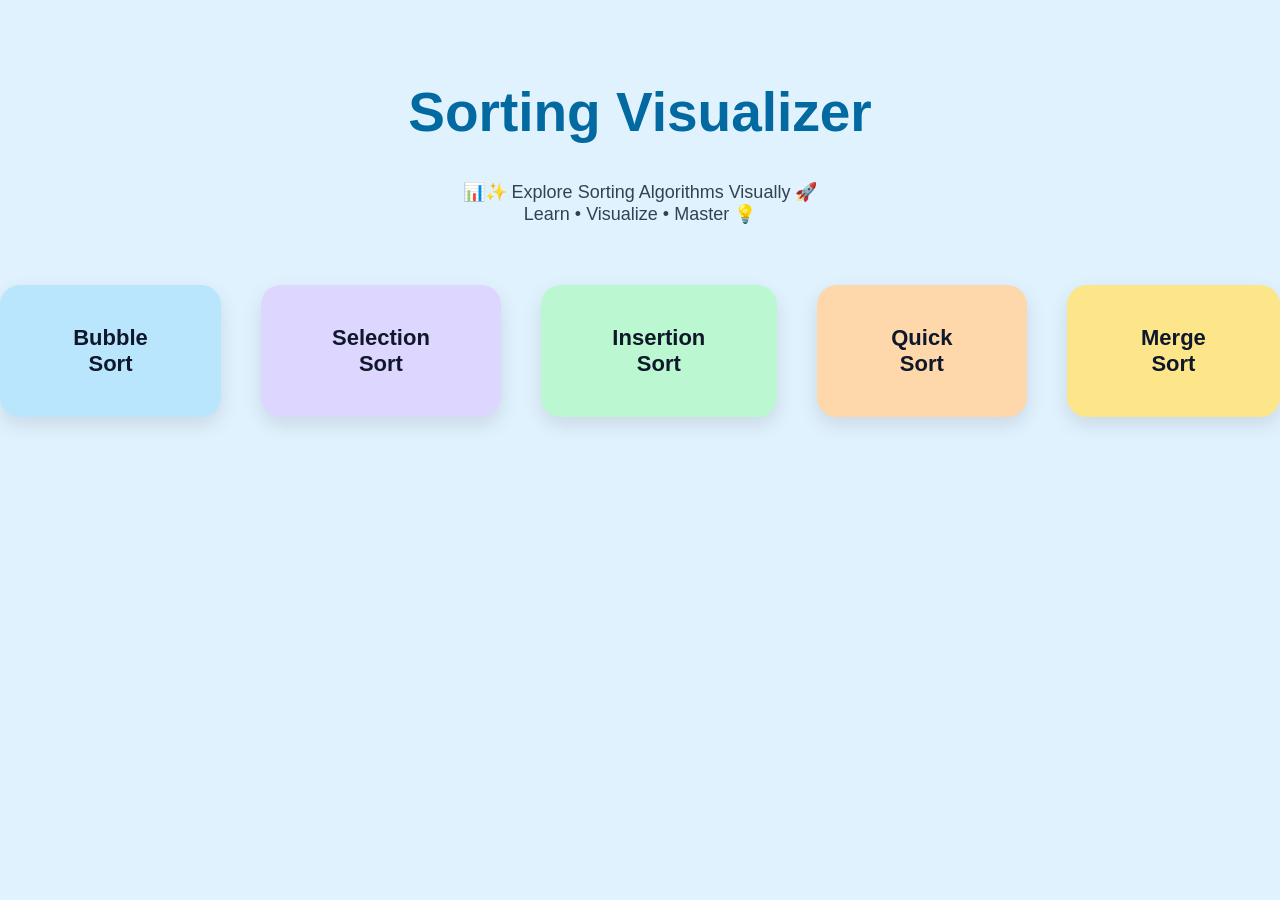
<file: index.html>
<!DOCTYPE html>
<html>
<head>
  <title>Sorting Visualizer</title>
  <link rel="stylesheet" href="main.css">
</head>
<body>

<div class="container">
  <h1 class="title">Sorting Visualizer</h1>
  <p class="subtitle">
    📊✨ Explore Sorting Algorithms Visually 🚀<br>
    <span class="tagline">Learn • Visualize • Master 💡</span>
  </p>

  <div class="card-container">
  <a href="bubble.html" class="card bubble">Bubble Sort</a>
  <a href="selection.html" class="card selection">Selection Sort</a>
  <a href="insertion.html" class="card insertion">Insertion Sort</a>
  <a href="quick.html" class="card quick">Quick Sort</a>
  <a href="merge.html" class="card merge">Merge Sort</a> <!-- ✅ ADD THIS -->
</div>
</div>

</body>
</html>
</file>
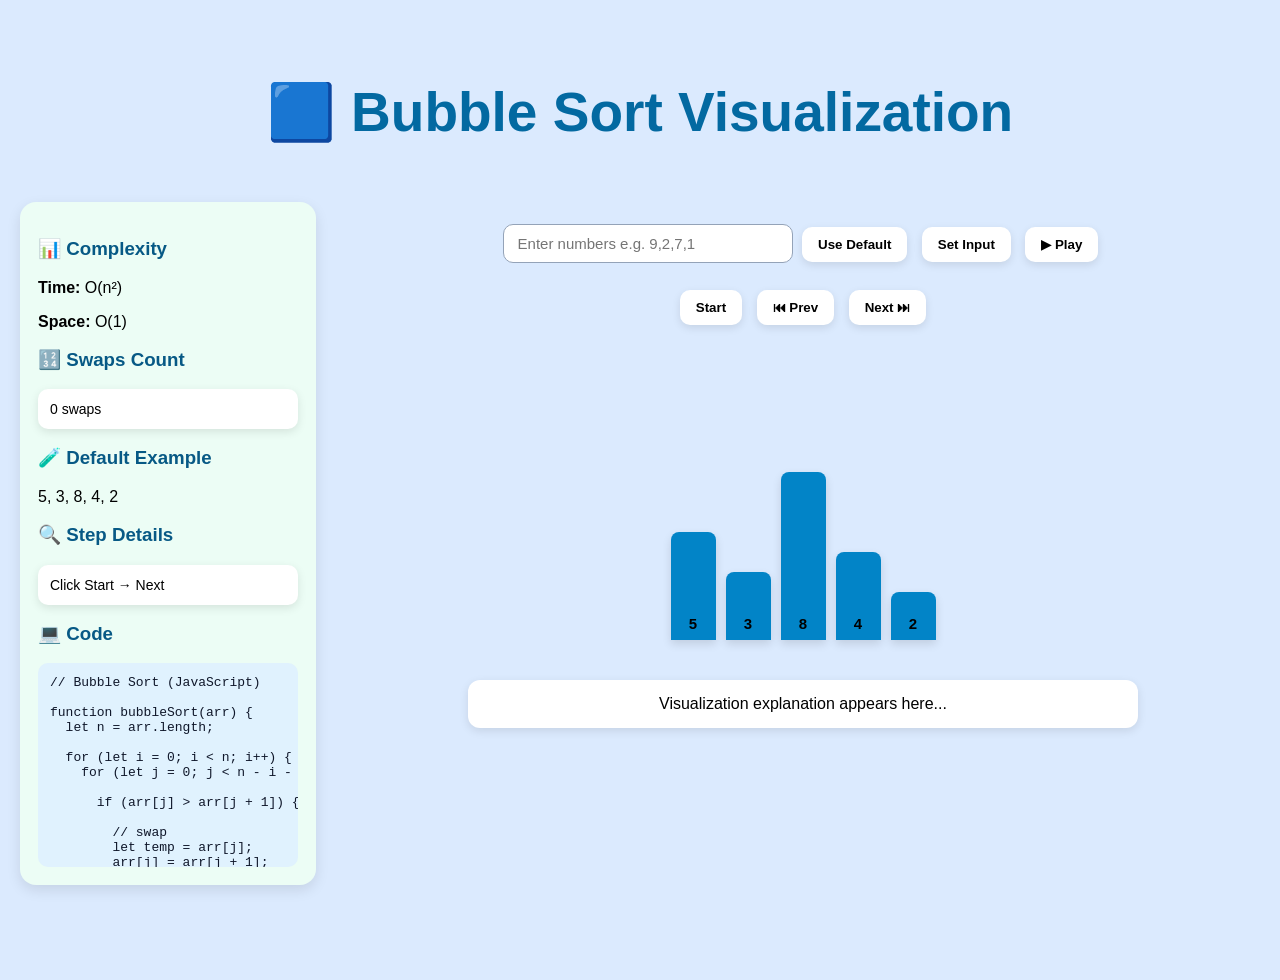
<file: bubble.html>
<!DOCTYPE html>
<html>
<head>
  <title>Bubble Sort</title>
  <link rel="stylesheet" href="main.css">
</head>

<body class="bubble-bg">

<h1 class="title">🟦 Bubble Sort Visualization</h1>

<div class="layout">

  <!-- LEFT SIDE -->
  <div class="side-box">

    <h3>📊 Complexity</h3>
    <p><b>Time:</b> O(n²)</p>
    <p><b>Space:</b> O(1)</p>

    <h3>🔢 Swaps Count</h3>
    <div id="swapCount" class="step-box">
      0 swaps
    </div>

    <h3>🧪 Default Example</h3>
    <p>5, 3, 8, 4, 2</p>

    <h3>🔍 Step Details</h3>
    <div id="stepBox" class="step-box">
      Click Start → Next
    </div>

    <!-- ✅ CODE BLOCK (FIXED POSITION) -->
    <h3>💻 Code</h3>
    <div class="code-scroll">
<pre>
// Bubble Sort (JavaScript)

function bubbleSort(arr) {
  let n = arr.length;

  for (let i = 0; i < n; i++) {
    for (let j = 0; j < n - i - 1; j++) {

      if (arr[j] > arr[j + 1]) {

        // swap
        let temp = arr[j];
        arr[j] = arr[j + 1];
        arr[j + 1] = temp;
      }

    }
  }

  return arr;
}
</pre>
    </div>

  </div>

  <!-- RIGHT SIDE -->
  <div class="main">

    <div class="controls">

      <!-- User Input -->
      <input id="userInput" placeholder="Enter numbers e.g. 9,2,7,1">

      <button onclick="useDefault()">Use Default</button>
      <button onclick="setArray()">Set Input</button>
      <button onclick="play()">▶ Play</button>

      <br><br>

      <button onclick="start()">Start</button>
      <button onclick="prevStep()">⏮ Prev</button>
      <button onclick="nextStep()">Next ⏭</button>

    </div>

    <!-- VISUALIZATION -->
    <div id="array"></div>

    <!-- EXPLANATION -->
    <div id="explain" class="explanation">
      Visualization explanation appears here...
    </div>

  </div>

</div>

<script src="script.js"></script>

</body>
</html>
</file>
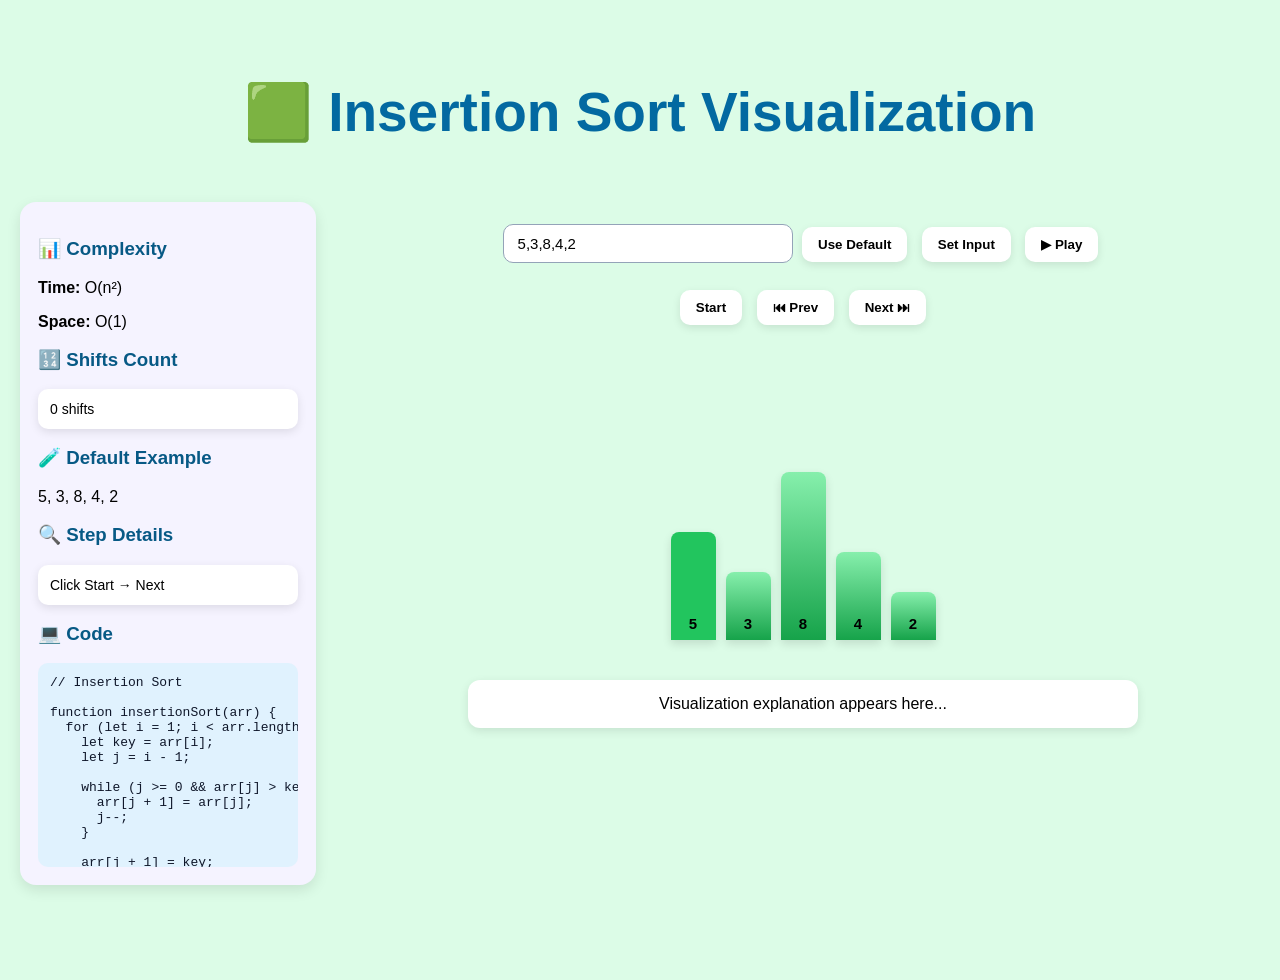
<file: insertion.html>
<!DOCTYPE html>
<html>
<head>
  <title>Insertion Sort</title>
  <link rel="stylesheet" href="main.css">
</head>

<body class="insertion-bg">

<h1 class="title">🟩 Insertion Sort Visualization</h1>

<div class="layout">

  <!-- LEFT PANEL -->
  <div class="side-box">

    <h3>📊 Complexity</h3>
    <p><b>Time:</b> O(n²)</p>
    <p><b>Space:</b> O(1)</p>

    <h3>🔢 Shifts Count</h3>
    <div id="swapCount" class="step-box">0 shifts</div>

    <h3>🧪 Default Example</h3>
    <p>5, 3, 8, 4, 2</p>

    <h3>🔍 Step Details</h3>
    <div id="stepBox" class="step-box">
      Click Start → Next
    </div>

    <h3>💻 Code</h3>
    <div class="code-scroll">
<pre>
// Insertion Sort

function insertionSort(arr) {
  for (let i = 1; i < arr.length; i++) {
    let key = arr[i];
    let j = i - 1;

    while (j >= 0 && arr[j] > key) {
      arr[j + 1] = arr[j];
      j--;
    }

    arr[j + 1] = key;
  }
  return arr;
}
</pre>
    </div>

  </div>

  <!-- RIGHT -->
  <div class="main">

    <div class="controls">
      <input id="userInput" placeholder="Enter numbers e.g. 5,3,8,4,2">
      <button onclick="useDefault()">Use Default</button>
      <button onclick="setArray()">Set Input</button>
      <button onclick="play()">▶ Play</button>

      <br><br>

      <button onclick="start()">Start</button>
      <button onclick="prevStep()">⏮ Prev</button>
      <button onclick="nextStep()">Next ⏭</button>
    </div>

    <div id="array"></div>

    <div id="explain" class="explanation">
      Visualization explanation appears here...
    </div>

  </div>

</div>

<script src="insertion.js"></script>

</body>
</html>
</file>
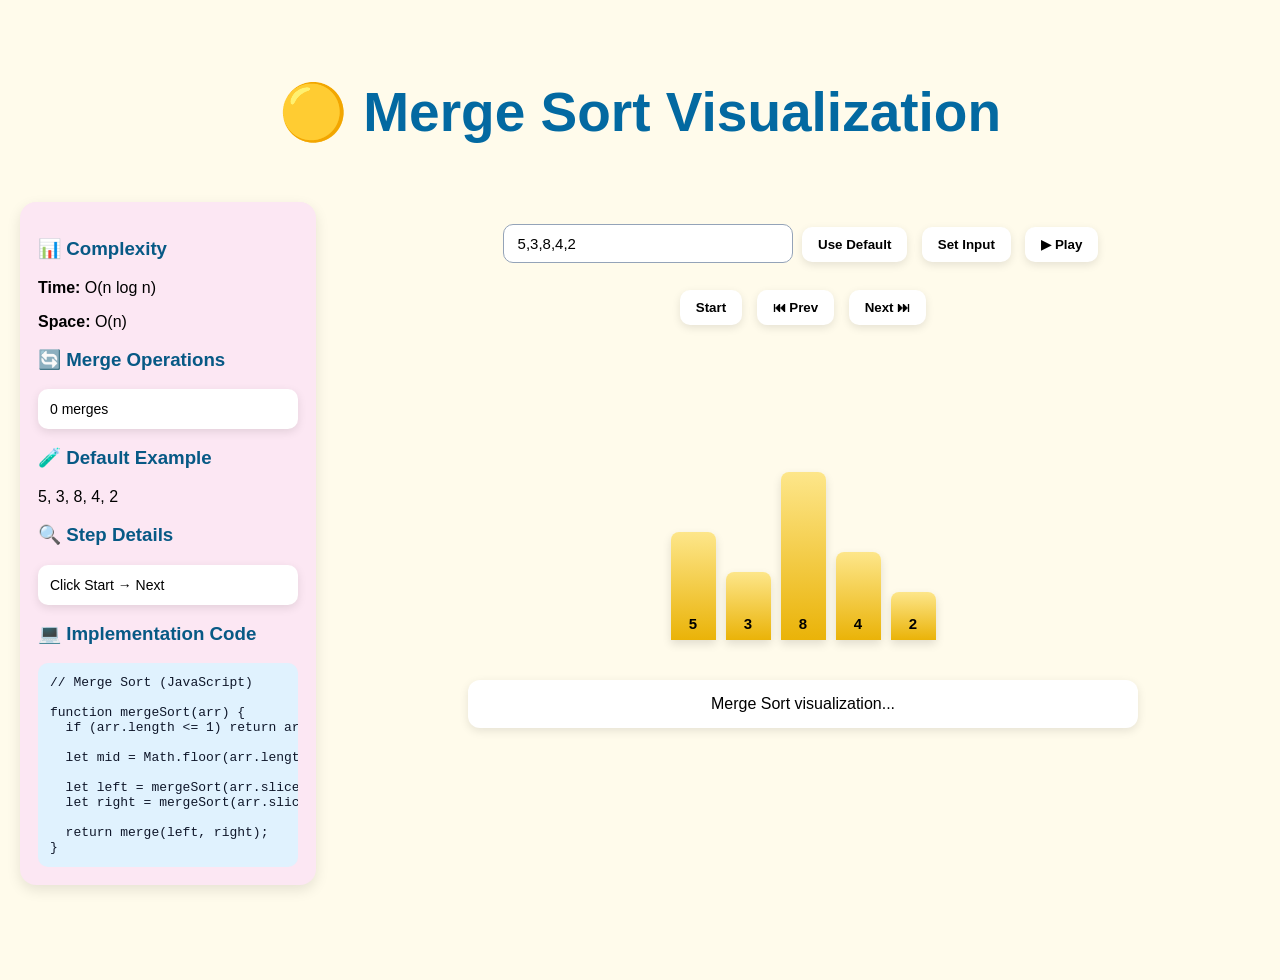
<file: merge.html>
<!DOCTYPE html>
<html>
<head>
  <title>Merge Sort</title>
  <link rel="stylesheet" href="main.css">
</head>

<body class="merge-bg">

<h1 class="title">🟡 Merge Sort Visualization</h1>

<div class="layout">

  <!-- LEFT PANEL -->
  <div class="side-box">

    <h3>📊 Complexity</h3>
    <p><b>Time:</b> O(n log n)</p>
    <p><b>Space:</b> O(n)</p>

    <h3>🔄 Merge Operations</h3>
    <div id="mergeCount" class="step-box">0 merges</div>

    <h3>🧪 Default Example</h3>
    <p>5, 3, 8, 4, 2</p>

    <h3>🔍 Step Details</h3>
    <div id="stepBox" class="step-box">
      Click Start → Next
    </div>

    <h3>💻 Implementation Code</h3>
    <div class="code-scroll">
<pre>
// Merge Sort (JavaScript)

function mergeSort(arr) {
  if (arr.length <= 1) return arr;

  let mid = Math.floor(arr.length / 2);

  let left = mergeSort(arr.slice(0, mid));
  let right = mergeSort(arr.slice(mid));

  return merge(left, right);
}

function merge(left, right) {
  let result = [];
  let i = 0, j = 0;

  while (i < left.length && j < right.length) {
    if (left[i] < right[j]) {
      result.push(left[i++]);
    } else {
      result.push(right[j++]);
    }
  }

  return result.concat(left.slice(i)).concat(right.slice(j));
}
</pre>
    </div>

  </div>

  <!-- RIGHT SIDE -->
  <div class="main">

    <div class="controls">
      <input id="userInput" placeholder="Enter numbers e.g. 5,3,8,4,2">

      <button onclick="useDefault()">Use Default</button>
      <button onclick="setArray()">Set Input</button>
      <button onclick="play()">▶ Play</button>

      <br><br>

      <button onclick="start()">Start</button>
      <button onclick="prevStep()">⏮ Prev</button>
      <button onclick="nextStep()">Next ⏭</button>
    </div>

    <div id="array"></div>

    <div id="explain" class="explanation">
      Merge Sort visualization...
    </div>

  </div>

</div>

<script src="merge.js"></script>

</body>
</html>
</file>
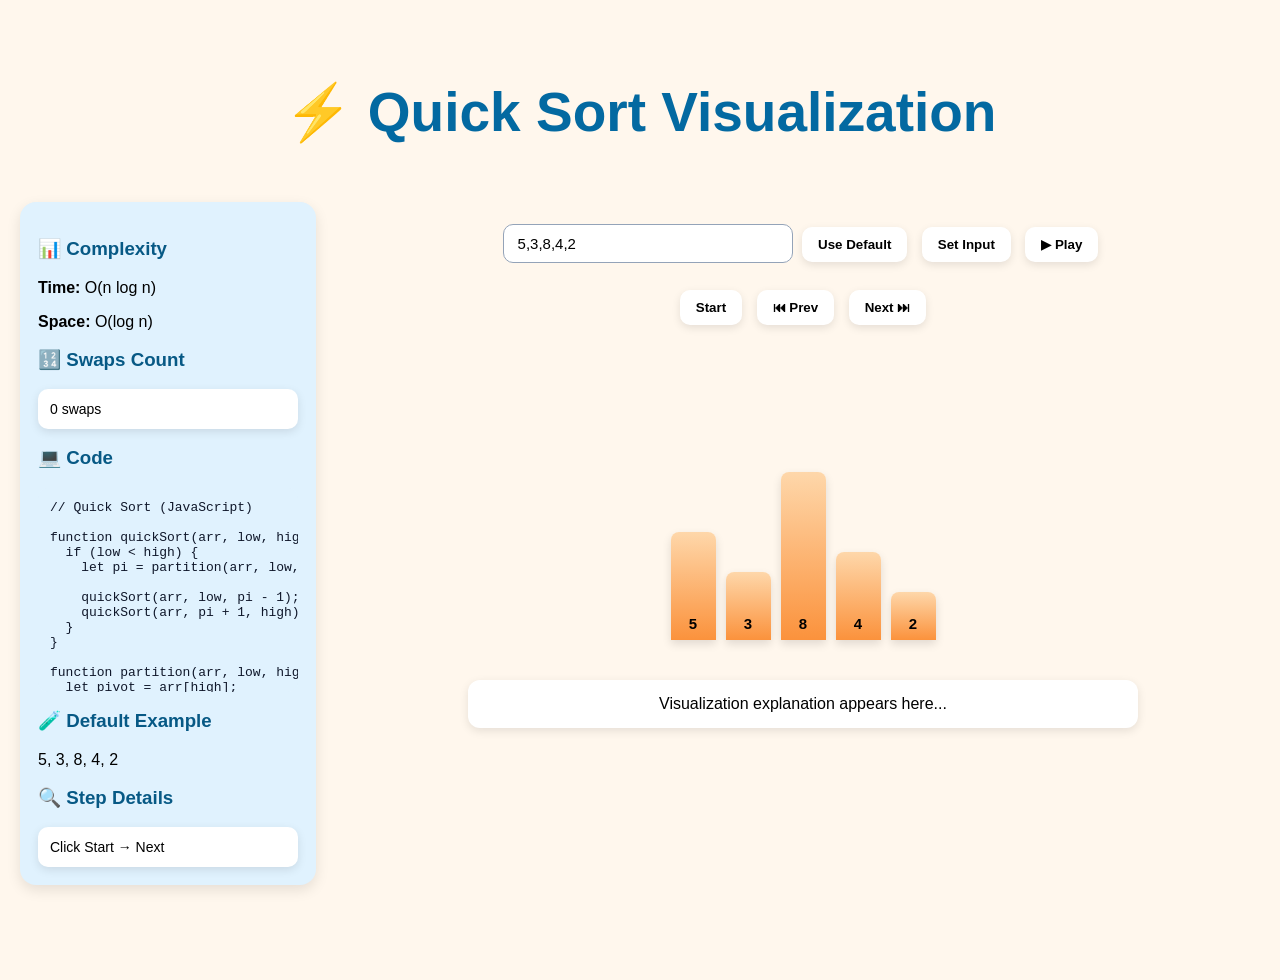
<file: quick.html>
<!DOCTYPE html>
<html>
<head>
  <title>Quick Sort</title>
  <link rel="stylesheet" href="main.css">
</head>

<body class="quick-bg"></body>

<h1 class="title">⚡ Quick Sort Visualization</h1>

<div class="layout">

  <!-- LEFT SIDE -->
  <div class="side-box">

    <h3>📊 Complexity</h3>
    <p><b>Time:</b> O(n log n)</p>
    <p><b>Space:</b> O(log n)</p>

    <h3>🔢 Swaps Count</h3>
    <div id="swapCount" class="step-box">
      0 swaps
    </div>

    <!-- 💻 CODE BLOCK (INSIDE PANEL) -->
    <h3>💻 Code</h3>
    <div class="code-scroll">
<pre>
// Quick Sort (JavaScript)

function quickSort(arr, low, high) {
  if (low < high) {
    let pi = partition(arr, low, high);

    quickSort(arr, low, pi - 1);
    quickSort(arr, pi + 1, high);
  }
}

function partition(arr, low, high) {
  let pivot = arr[high];
  let i = low - 1;

  for (let j = low; j < high; j++) {
    if (arr[j] < pivot) {
      i++;
      [arr[i], arr[j]] = [arr[j], arr[i]];
    }
  }

  [arr[i + 1], arr[high]] = [arr[high], arr[i + 1]];
  return i + 1;
}
</pre>
    </div>

    <h3>🧪 Default Example</h3>
    <p>5, 3, 8, 4, 2</p>

    <h3>🔍 Step Details</h3>
    <div id="stepBox" class="step-box">
      Click Start → Next
    </div>

  </div>


  <!-- RIGHT SIDE -->
  <div class="main">

    <div class="controls">

      <input id="userInput" placeholder="Enter numbers e.g. 9,2,7,1">

      <button onclick="useDefault()">Use Default</button>
      <button onclick="setArray()">Set Input</button>
      <button onclick="play()">▶ Play</button>

      <br><br>

      <button onclick="start()">Start</button>
      <button onclick="prevStep()">⏮ Prev</button>
      <button onclick="nextStep()">Next ⏭</button>

    </div>

    <div id="array"></div>

    <div id="explain" class="explanation">
      Visualization explanation appears here...
    </div>

  </div>

</div>

<script src="quick.js"></script>

</body>
</html>
</file>
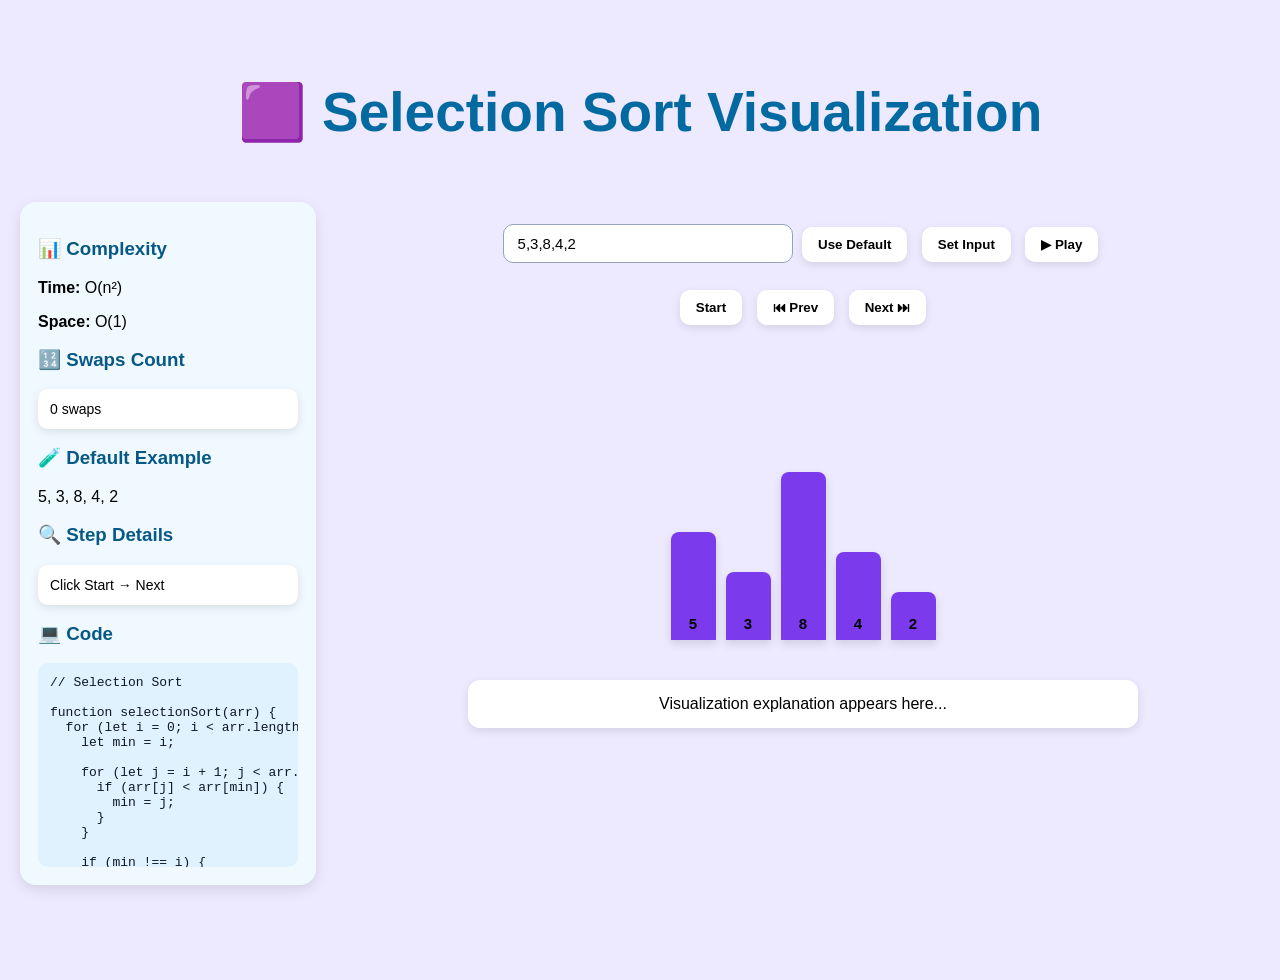
<file: selection.html>
<!DOCTYPE html>
<html>
<head>
  <title>Selection Sort</title>
  <link rel="stylesheet" href="main.css">
</head>

<body class="selection-bg">

<h1 class="title">🟪 Selection Sort Visualization</h1>

<div class="layout">

  <!-- LEFT PANEL -->
  <div class="side-box">

    <h3>📊 Complexity</h3>
    <p><b>Time:</b> O(n²)</p>
    <p><b>Space:</b> O(1)</p>

    <h3>🔢 Swaps Count</h3>
    <div id="swapCount" class="step-box">0 swaps</div>

    <h3>🧪 Default Example</h3>
    <p>5, 3, 8, 4, 2</p>

    <h3>🔍 Step Details</h3>
    <div id="stepBox" class="step-box">
      Click Start → Next
    </div>

    <h3>💻 Code</h3>
    <div class="code-scroll">
<pre>
// Selection Sort

function selectionSort(arr) {
  for (let i = 0; i < arr.length; i++) {
    let min = i;

    for (let j = i + 1; j < arr.length; j++) {
      if (arr[j] < arr[min]) {
        min = j;
      }
    }

    if (min !== i) {
      [arr[i], arr[min]] = [arr[min], arr[i]];
    }
  }
  return arr;
}
</pre>
    </div>

  </div>

  <!-- RIGHT -->
  <div class="main">

    <div class="controls">
      <input id="userInput" placeholder="Enter numbers e.g. 5,3,8,4,2">
      <button onclick="useDefault()">Use Default</button>
      <button onclick="setArray()">Set Input</button>
      <button onclick="play()">▶ Play</button>

      <br><br>

      <button onclick="start()">Start</button>
      <button onclick="prevStep()">⏮ Prev</button>
      <button onclick="nextStep()">Next ⏭</button>
    </div>

    <div id="array"></div>

    <div id="explain" class="explanation">
      Visualization explanation appears here...
    </div>

  </div>

</div>

<script src="selection.js"></script>

</body>
</html>
</file>
<file: main.css>
/* 🌐 GLOBAL */
body {
  margin: 0;
  font-family: Arial, sans-serif;
  background-color: #e0f2fe;
  text-align: center;
}

/* 🏷 TITLE */
.title {
  font-size: 55px;
  margin-top: 80px;
  color: #0369a1;
}

.subtitle {
  font-size: 18px;
  color: #334155;
}

/* 🏠 HOME CARDS */
.card-container {
  margin-top: 60px;
  display: flex;
  justify-content: center;
  gap: 40px;
}

.card {
  padding: 40px 60px;
  border-radius: 20px;
  text-decoration: none;
  font-size: 22px;
  font-weight: bold;
  color: #0f172a;
  box-shadow: 0 8px 20px rgba(0,0,0,0.1);
  transition: 0.3s;
}

.card:hover {
  transform: scale(1.1);
}

.bubble { background-color: #bae6fd; }
.selection { background-color: #ddd6fe; }
.insertion { background-color: #bbf7d0; }

/* 🎨 PAGE BACKGROUNDS */
.bubble-bg { background-color: #bae6fd; min-height: 100vh; }
.selection-bg { background-color: #ddd6fe; min-height: 100vh; }
.insertion-bg { background-color: #bbf7d0; min-height: 100vh; }

/* 📦 LAYOUT */
.layout {
  display: flex;
  gap: 30px;
  padding: 20px;
  align-items: flex-start;
}

/* 📘 LEFT PANEL */
.side-box {
  width: 260px;
  background: #e0f2fe;
  padding: 18px;
  border-radius: 16px;
  box-shadow: 0 5px 14px rgba(0,0,0,0.1);
  text-align: left;
}

.side-box h3 {
  margin-top: 18px;
  color: #075985;
}

/* 📗 MAIN AREA */
.main {
  flex: 1;
}

/* 🎛 CONTROLS */
.controls {
  margin: 20px;
}

.controls input {
  padding: 10px 14px;
  border-radius: 10px;
  border: 1px solid #94a3b8;
  width: 260px;
  font-size: 15px;
}

.controls button {
  padding: 10px 16px;
  margin: 5px;
  border: none;
  border-radius: 10px;
  background: white;
  font-weight: bold;
  cursor: pointer;
  box-shadow: 0 3px 8px rgba(0,0,0,0.1);
  transition: 0.3s;
}

.controls button:hover {
  transform: scale(1.05);
}

/* 📊 ARRAY */
#array {
  display: flex;
  justify-content: center;
  align-items: flex-end;
  gap: 10px;
  margin-top: 30px;
  min-height: 260px;
  padding: 20px;
}

/* 📊 BASE BAR */
.bar {
  width: 45px;
  border-radius: 8px 8px 0 0;
  display: flex;
  align-items: flex-end;
  justify-content: center;
  color: black;
  font-weight: bold;
  font-size: 15px;
  padding-bottom: 8px;
  box-shadow: 0 4px 10px rgba(0,0,0,0.12);
  transition: all 0.4s ease;
}

/* 🎨 ALGORITHM COLORS */
.bubble-bg .bar {
  background: #0284c7;
}

.selection-bg .bar {
  background: #7c3aed;
}

.insertion-bg .bar {
  background: linear-gradient(to top, #16a34a, #86efac);
}

/* 🔁 STATES */
.compare { background: #facc15 !important; }
.swap { background: #ef4444 !important; }
.sorted { background: #22c55e !important; }

/* 📘 EXPLANATION */
.explanation {
  margin: 20px auto;
  width: 70%;
  padding: 15px;
  background: white;
  border-radius: 12px;
  font-size: 16px;
  box-shadow: 0 3px 10px rgba(0,0,0,0.1);
}

/* 📊 STEP BOX */
.step-box {
  margin-top: 10px;
  padding: 12px;
  background: white;
  border-radius: 10px;
  font-size: 14px;
  box-shadow: 0 3px 10px rgba(0,0,0,0.1);
}

/* 💻 CODE BLOCK (MATCH LEFT PANEL) */
.code-scroll {
  background: #e0f2fe;   /* SAME as side-box */
  color: #0f172a;
  padding: 12px;
  border-radius: 10px;
  font-family: monospace;
  font-size: 13px;
  height: 180px;
  overflow-y: auto;
}

/* remove spacing */
.code-scroll pre {
  margin: 0;
}

/* ✨ SCROLLBAR */
.code-scroll::-webkit-scrollbar {
  width: 6px;
}

.code-scroll::-webkit-scrollbar-thumb {
  background: #94a3b8;
  border-radius: 10px;
}
/* 🌿 Bubble → very light pastel green */
.bubble-bg .side-box {
  background: #ecfdf5;
}

/* 🌊 Selection → very light pastel blue */
.selection-bg .side-box {
  background: #f0f9ff;
}

/* 💜 Insertion → very light pastel lavender */
.insertion-bg .side-box {
  background: #f5f3ff;
}
/* 🌿 Bubble → soft pastel green background */

/* 🔵 Bubble → lighter pastel blue */
.bubble-bg {
  background-color: #dbeafe;
}

/* 💜 Selection → lighter pastel lavender */
.selection-bg {
  background-color: #ede9fe;
}

/* 🟢 Insertion → lighter pastel green */
.insertion-bg {
  background-color: #dcfce7;
}
/* Quick Sort page background */
/* 🟠 Quick → very light pastel orange */
.quick-bg {
  background-color: #fff7ed;
  min-height: 100vh;
}
/* Quick Sort left panel */
.quick {
  background-color: #fed7aa; /* pastel light orange */
}
/* 🟠 Quick Sort bars → soft orange */
.quick-bg .bar {
  background: linear-gradient(to top, #fb923c, #fed7aa);
}
.merge-bg {
  background-color: #fffbeb; /* very light pastel yellow */
  min-height: 100vh;
}
.merge-bg .side-box {
  background: #fce7f3; /* light pastel pink */
}
.merge {
  background-color: #fde68a; /* light pastel yellow */
}
.merge-bg .bar {
  background: linear-gradient(to top, #eab308, #fde68a);
}
</file>
